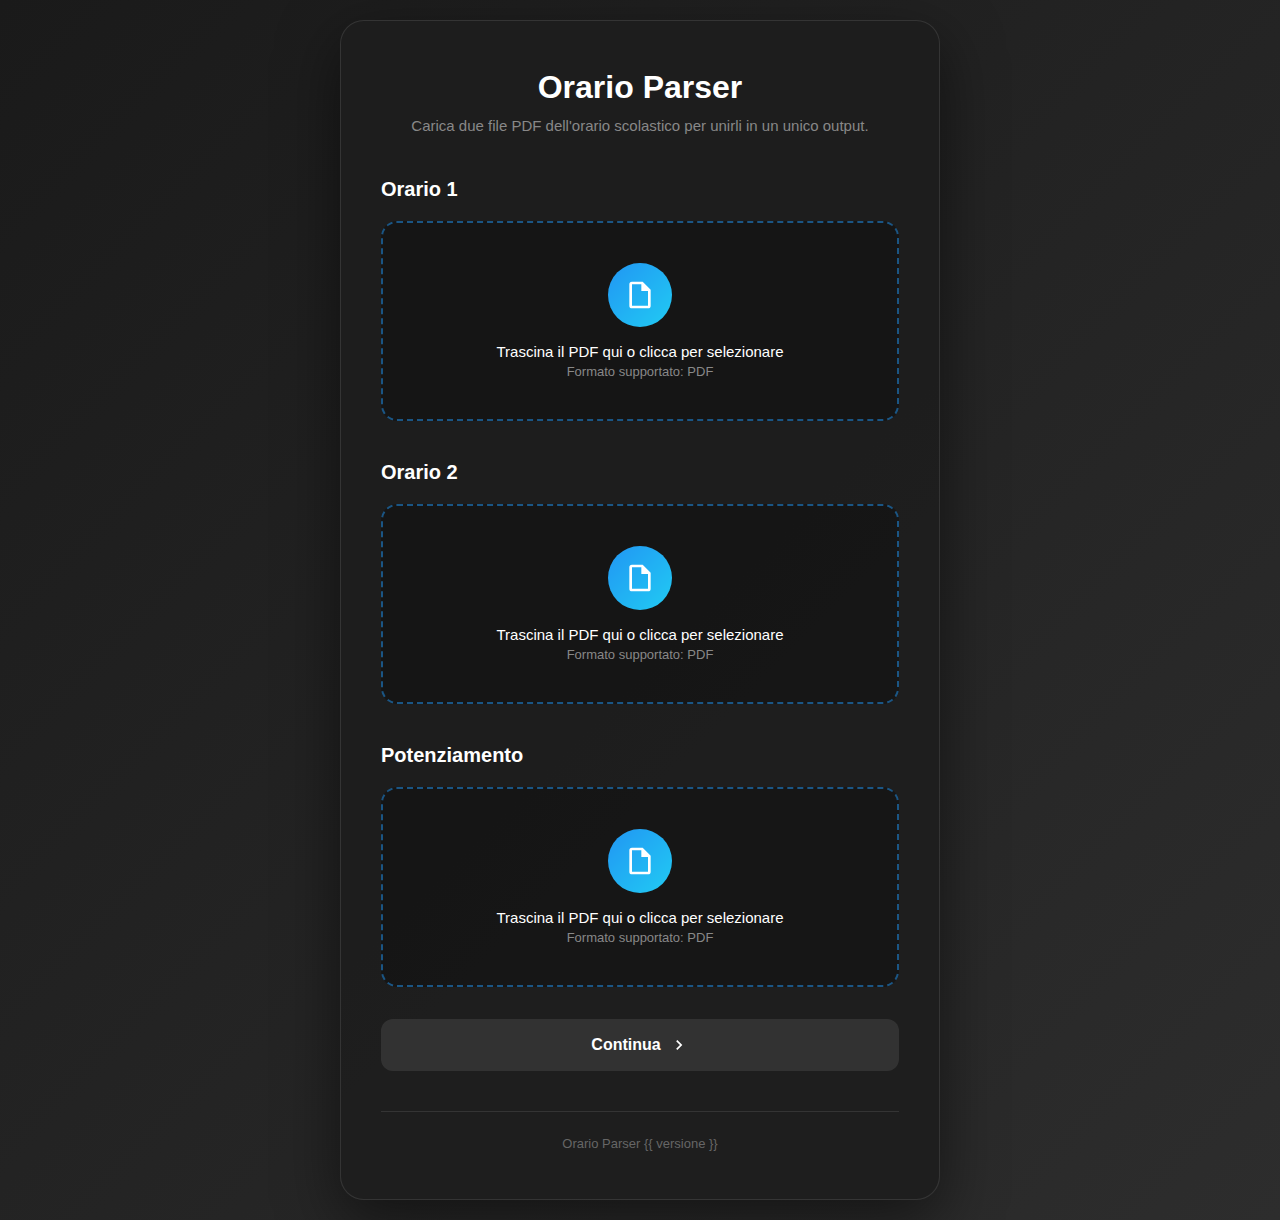
<file: templates/index.html>
<!DOCTYPE html>
<html lang="it">
<head>
  <meta charset="UTF-8">
  <meta name="viewport" content="width=device-width, initial-scale=1.0">
  <title>Orario Parser</title>

  <style>
    * {
      margin: 0;
      padding: 0;
      box-sizing: border-box;
    }

    body {
      font-family: -apple-system, BlinkMacSystemFont, 'Segoe UI', Roboto, Oxygen, Ubuntu, Cantarell, sans-serif;
      background: linear-gradient(135deg, #1a1a1a 0%, #2d2d2d 100%);
      min-height: 100vh;
      display: flex;
      align-items: center;
      justify-content: center;
      padding: 20px;
    }

    .container {
      background: rgba(30, 30, 30, 0.95);
      border-radius: 24px;
      padding: 48px 40px;
      max-width: 600px;
      width: 100%;
      box-shadow: 0 20px 60px rgba(0, 0, 0, 0.5);
      border: 1px solid rgba(255, 255, 255, 0.1);
      margin: 0 auto;
    }

    .header {
      text-align: center;
      margin-bottom: 16px;
    }

    .header h1 {
      color: #fff;
      font-size: 32px;
      font-weight: 700;
      margin-bottom: 8px;
    }

    .header p {
      color: #888;
      font-size: 15px;
      line-height: 1.6;
    }

    .upload-section {
      margin-top: 40px;
    }

    .section-title {
      color: #fff;
      font-size: 20px;
      font-weight: 600;
      margin-bottom: 20px;
    }

    .upload-box {
      background: rgba(20, 20, 20, 0.8);
      border: 2px dashed rgba(33, 150, 243, 0.5);
      border-radius: 16px;
      padding: 40px 20px;
      text-align: center;
      cursor: pointer;
      transition: all 0.3s ease;
      margin-bottom: 24px;
      position: relative;
      display: block;
      width: 100%;
    }

    .upload-box:hover {
      background: rgba(25, 25, 25, 0.9);
      border-color: rgba(33, 150, 243, 0.8);
      transform: translateY(-2px);
    }

    .upload-box.dragover {
      transform: translateY(-2px) scale(1.02);
      border-color: rgba(33, 150, 243, 1);
      background: rgba(33, 150, 243, 0.1);
    }

    .upload-box.has-file {
      border-color: rgba(76, 175, 80, 0.6);
      background: rgba(76, 175, 80, 0.05);
    }

    .upload-icon {
      width: 64px;
      height: 64px;
      background: linear-gradient(135deg, #2196F3 0%, #21CBF3 100%);
      border-radius: 50%;
      display: flex;
      align-items: center;
      justify-content: center;
      margin: 0 auto 16px;
      transition: all 0.3s ease;
    }

    .upload-icon svg {
      width: 32px;
      height: 32px;
      fill: #fff;
    }

    .upload-text {
      color: #fff;
      font-size: 15px;
      font-weight: 500;
      margin-bottom: 4px;
      transition: color 0.3s ease;
    }

    .upload-hint {
      color: #888;
      font-size: 13px;
      transition: opacity 0.3s ease;
    }

    .file-name {
      display: none;
      color: #4CAF50;
      font-size: 14px;
      margin-top: 12px;
      font-weight: 500;
    }

    .upload-box.has-file .file-name {
      display: block;
    }

    .upload-box.has-file .upload-icon {
      background: linear-gradient(135deg, #4CAF50 0%, #8BC34A 100%);
      animation: successPulse 0.5s ease;
    }

    @keyframes successPulse {
      0%   { transform: scale(1); }
      50%  { transform: scale(1.1); }
      100% { transform: scale(1); }
    }

    .upload-box.has-file .upload-text {
      color: #4CAF50;
    }

    .upload-box.has-file .upload-hint {
      opacity: 0;
      height: 0;
      overflow: hidden;
    }

    input[type="file"] {
      display: none;
    }

    .continue-btn {
      width: 100%;
      background: linear-gradient(135deg, #2196F3 0%, #21CBF3 100%);
      color: #fff;
      border: none;
      border-radius: 12px;
      padding: 16px;
      font-size: 16px;
      font-weight: 600;
      cursor: pointer;
      transition: all 0.3s ease;
      margin-top: 32px;
      display: flex;
      align-items: center;
      justify-content: center;
      gap: 8px;
    }

    .continue-btn:hover:not(:disabled) {
      transform: translateY(-2px);
      box-shadow: 0 8px 24px rgba(33, 150, 243, 0.4);
    }

    .continue-btn:disabled {
      background: rgba(100, 100, 100, 0.3);
      cursor: not-allowed;
      transform: none;
    }

    .continue-btn svg {
      width: 20px;
      height: 20px;
      fill: #fff;
    }

    .processing {
      display: none;
      text-align: center;
      margin-top: 20px;
    }

    .processing.active {
      display: block;
    }

    .spinner {
      border: 3px solid rgba(33, 150, 243, 0.3);
      border-top: 3px solid #2196F3;
      border-radius: 50%;
      width: 40px;
      height: 40px;
      animation: spin 1s linear infinite;
      margin: 0 auto 12px;
    }

    @keyframes spin {
      0%   { transform: rotate(0deg); }
      100% { transform: rotate(360deg); }
    }

    .processing-text {
      color: #2196F3;
      font-size: 14px;
    }

    .footer {
      text-align: center;
      margin-top: 40px;
      padding-top: 24px;
      border-top: 1px solid rgba(255, 255, 255, 0.1);
    }

    .footer p {
      color: #666;
      font-size: 13px;
    }

    @media (max-width: 640px) {
      .container {
        padding: 32px 24px;
      }

      .header h1 {
        font-size: 26px;
      }

      .upload-box {
        padding: 32px 16px;
      }
    }
  </style>
</head>

<body>
  <div class="container">
    <div class="header">
      <h1>Orario Parser</h1>
      <p>Carica due file PDF dell'orario scolastico per unirli in un unico output.</p>
    </div>

    <form method="POST" enctype="multipart/form-data" id="uploadForm">

      <div class="upload-section">
        <h2 class="section-title">Orario 1</h2>

        <label for="file1" class="upload-box" id="uploadBox1">
          <div class="upload-icon">
            <svg viewBox="0 0 24 24">
              <path d="M14,2H6A2,2 0 0,0 4,4V20A2,2 0 0,0 6,22H18A2,2 0 0,0 20,20V8L14,2M18,20H6V4H13V9H18V20Z"/>
            </svg>
          </div>

          <p class="upload-text">Trascina il PDF qui o clicca per selezionare</p>
          <p class="upload-hint">Formato supportato: PDF</p>
          <p class="file-name" id="fileName1"></p>
        </label>

        <input type="file" id="file1" name="pdf1" accept="application/pdf,.pdf">
      </div>

      <div class="upload-section">
        <h2 class="section-title">Orario 2</h2>

        <label for="file2" class="upload-box" id="uploadBox2">
          <div class="upload-icon">
            <svg viewBox="0 0 24 24">
              <path d="M14,2H6A2,2 0 0,0 4,4V20A2,2 0 0,0 6,22H18A2,2 0 0,0 20,20V8L14,2M18,20H6V4H13V9H18V20Z"/>
            </svg>
          </div>

          <p class="upload-text">Trascina il PDF qui o clicca per selezionare</p>
          <p class="upload-hint">Formato supportato: PDF</p>
          <p class="file-name" id="fileName2"></p>
        </label>

        <input type="file" id="file2" name="pdf2" accept="application/pdf,.pdf">
      </div>

      <div class="upload-section">
        <h2 class="section-title">Potenziamento</h2>

        <label for="file3" class="upload-box" id="uploadBox3">
          <div class="upload-icon">
            <svg viewBox="0 0 24 24">
              <path d="M14,2H6A2,2 0 0,0 4,4V20A2,2 0 0,0 6,22H18A2,2 0 0,0 20,20V8L14,2M18,20H6V4H13V9H18V20Z"/>
            </svg>
          </div>

          <p class="upload-text">Trascina il PDF qui o clicca per selezionare</p>
          <p class="upload-hint">Formato supportato: PDF</p>
          <p class="file-name" id="fileName3"></p>
        </label>

        <input type="file" id="file3" name="pdf_potenziamento" accept="application/pdf,.pdf">
      </div>

      <button type="submit" class="continue-btn" id="submitBtn" disabled>
        <span>Continua</span>
        <svg viewBox="0 0 24 24">
          <path d="M8.59,16.58L13.17,12L8.59,7.41L10,6L16,12L10,18L8.59,16.58Z"/>
        </svg>
      </button>

      <div class="processing" id="processing">
        <div class="spinner"></div>
        <p class="processing-text">Elaborazione in corso...</p>
      </div>

    </form>

    <div class="footer">
      <p>Orario Parser {{ versione }}</p>
    </div>
  </div>

  <script>
    document.addEventListener('DOMContentLoaded', () => {
      const file1Input = document.getElementById('file1');
      const file2Input = document.getElementById('file2');
      const file3Input = document.getElementById('file3');

      const uploadBox1 = document.getElementById('uploadBox1');
      const uploadBox2 = document.getElementById('uploadBox2');
      const uploadBox3 = document.getElementById('uploadBox3');

      const fileName1 = document.getElementById('fileName1');
      const fileName2 = document.getElementById('fileName2');
      const fileName3 = document.getElementById('fileName3');

      const submitBtn = document.getElementById('submitBtn');
      const uploadForm = document.getElementById('uploadForm');
      const processing = document.getElementById('processing');

      const isPdf = f =>
        !!f && (f.type === 'application/pdf' || f.name.toLowerCase().endsWith('.pdf'));

      function setBoxState(input, box, nameEl) {
        if (input.files && input.files.length > 0) {
          box.classList.add('has-file');
          nameEl.textContent = '✓ ' + input.files[0].name;
          box.offsetHeight;
        } else {
          box.classList.remove('has-file');
          nameEl.textContent = '';
        }
      }

      function updateSubmitButton() {
        const has1 = file1Input.files.length > 0;
        const has2 = file2Input.files.length > 0;
        const has3 = file3Input.files.length > 0;
        submitBtn.disabled = !(has1 || has2 || has3);
      }

      function bindFileInput(input, box, nameEl) {
        if (!input) return;

        input.addEventListener('change', () => {
          setBoxState(input, box, nameEl);
          updateSubmitButton();
        });
      }

      function bindDragAndDrop(box, input) {
        if (!box || !input) return;

        const prevent = e => {
          e.preventDefault();
          e.stopPropagation();
        };

        ['dragenter', 'dragover', 'dragleave', 'drop']
          .forEach(ev => box.addEventListener(ev, prevent, false));

        ['dragenter', 'dragover']
          .forEach(ev => box.addEventListener(ev, () => box.classList.add('dragover'), false));

        ['dragleave', 'drop']
          .forEach(ev => box.classList.remove('dragover'));

        box.addEventListener('drop', e => {
          const f = e.dataTransfer?.files?.[0];
          if (!isPdf(f)) return;

          const dt = new DataTransfer();
          dt.items.add(f);
          input.files = dt.files;
          input.dispatchEvent(new Event('change', { bubbles: true }));
        });
      }

      uploadForm.addEventListener('submit', () => {
        processing.classList.add('active');
        submitBtn.disabled = true;
      });

      bindFileInput(file1Input, uploadBox1, fileName1);
      bindFileInput(file2Input, uploadBox2, fileName2);
      bindFileInput(file3Input, uploadBox3, fileName3);

      bindDragAndDrop(uploadBox1, file1Input);
      bindDragAndDrop(uploadBox2, file2Input);
      bindDragAndDrop(uploadBox3, file3Input);

      updateSubmitButton();
    });
  </script>
</body>
</html>
</file>
